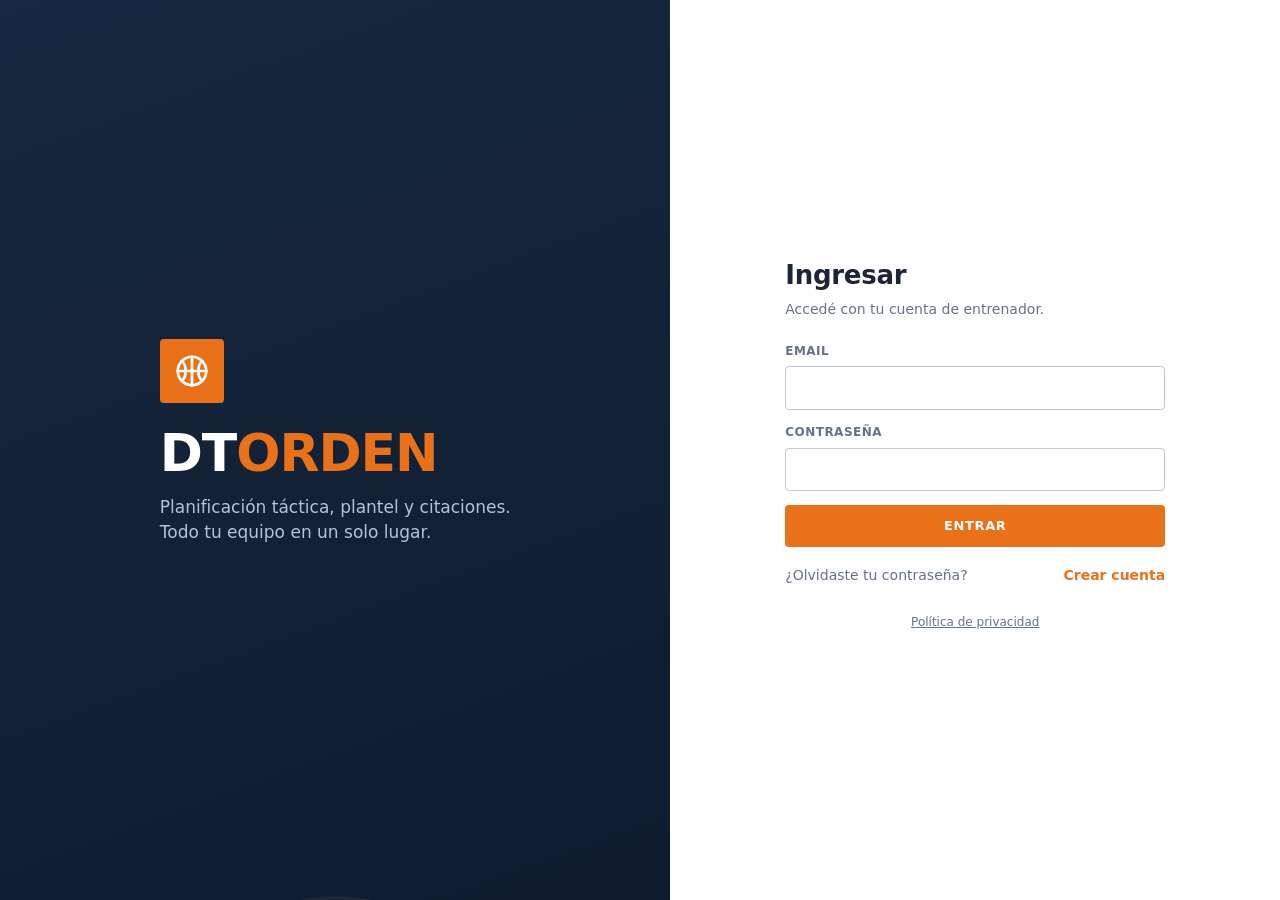
<file: index.html>
<!DOCTYPE html>
<html lang="es">
<head>
  <meta charset="utf-8">
  <meta name="viewport" content="width=device-width, initial-scale=1, viewport-fit=cover">
  <title>DTORDEN Basquet</title>
  <meta name="description" content="Planificación de entrenamientos, plantel y citaciones para entrenadores de básquet.">
  <meta name="theme-color" content="#0f1b2d">
  <link rel="manifest" href="manifest.webmanifest">
  <link rel="icon" type="image/png" href="icons/icon-192.png">
  <link rel="apple-touch-icon" href="icons/icon-192.png">
  <meta name="mobile-web-app-capable" content="yes">
  <meta name="apple-mobile-web-app-capable" content="yes">
  <meta name="apple-mobile-web-app-status-bar-style" content="black-translucent">
  <link rel="stylesheet" href="css/styles.css">
</head>
<body>

  <!-- Íconos (SVG sprite) -->
  <svg width="0" height="0" style="position:absolute" aria-hidden="true">
    <defs>
      <symbol id="i-board" viewBox="0 0 24 24"><rect x="3" y="4" width="18" height="14" rx="1"/><path d="M8 21h8M12 18v3M7 9l3 3 4-4 3 3"/></symbol>
      <symbol id="i-users" viewBox="0 0 24 24"><circle cx="9" cy="8" r="3.5"/><path d="M2.5 20c0-3.6 2.9-6 6.5-6s6.5 2.4 6.5 6"/><path d="M16 4.6a3.5 3.5 0 0 1 0 6.8M18 14.3c2.1.7 3.5 2.8 3.5 5.7"/></symbol>
      <symbol id="i-trophy" viewBox="0 0 24 24"><path d="M7 4h10v5a5 5 0 0 1-10 0V4zM7 6H4v2a3 3 0 0 0 3 3M17 6h3v2a3 3 0 0 1-3 3M12 14v4M8 21h8M9 18h6"/></symbol>
      <symbol id="i-logout" viewBox="0 0 24 24"><path d="M15 4h4v16h-4M10 8l-4 4 4 4M6 12h11"/></symbol>
      <symbol id="i-save" viewBox="0 0 24 24"><path d="M5 3h11l4 4v14H4V3h1zM8 3v5h8V3M7 13h10v8H7z"/></symbol>
      <symbol id="i-trash" viewBox="0 0 24 24"><path d="M4 7h16M10 11v6M14 11v6M6 7l1 13h10l1-13M9 7V4h6v3"/></symbol>
      <symbol id="i-folder" viewBox="0 0 24 24"><path d="M3 6h7l2 2h9v11H3z"/></symbol>
      <symbol id="i-download" viewBox="0 0 24 24"><path d="M12 4v11M7 10l5 5 5-5M4 20h16"/></symbol>
      <symbol id="i-plus" viewBox="0 0 24 24"><path d="M12 5v14M5 12h14"/></symbol>
      <symbol id="i-check" viewBox="0 0 24 24"><path d="M5 12.5l4.5 4.5L19 7.5"/></symbol>
      <symbol id="i-copy" viewBox="0 0 24 24"><rect x="8" y="8" width="12" height="12" rx="1"/><path d="M16 8V4H4v12h4"/></symbol>
      <symbol id="i-share" viewBox="0 0 24 24"><circle cx="18" cy="5" r="2.5"/><circle cx="6" cy="12" r="2.5"/><circle cx="18" cy="19" r="2.5"/><path d="M8.2 10.8l7.6-4.4M8.2 13.2l7.6 4.4"/></symbol>
      <symbol id="i-reset" viewBox="0 0 24 24"><path d="M4 12a8 8 0 1 0 2.4-5.7M4 4v4h4"/></symbol>
      <symbol id="i-undo" viewBox="0 0 24 24"><path d="M9 7L4 12l5 5M4 12h11a5 5 0 0 1 0 10h-3"/></symbol>
      <symbol id="i-eraser" viewBox="0 0 24 24"><path d="M15 4l6 6-9 9H6l-3-3z"/><path d="M9 10l6 6M12 19h9"/></symbol>
      <symbol id="i-list" viewBox="0 0 24 24"><path d="M9 6h11M9 12h11M9 18h11M4 6h.01M4 12h.01M4 18h.01"/></symbol>
      <symbol id="i-x" viewBox="0 0 24 24"><path d="M6 6l12 12M18 6L6 18"/></symbol>
      <symbol id="i-ball" viewBox="0 0 24 24"><circle cx="12" cy="12" r="9"/><path d="M3 12h18M12 3v18M5.6 5.6c3.2 3.2 3.2 9.6 0 12.8M18.4 5.6c-3.2 3.2-3.2 9.6 0 12.8"/></symbol>
    </defs>
  </svg>

  <div id="progress" class="progress" hidden></div>

  <!-- ============ PANTALLA DE CARGA ============ -->
  <div id="splash" class="splash">
    <svg class="splash-logo"><use href="#i-ball"/></svg>
  </div>

  <!-- ============ ACCESO ============ -->
  <section id="auth" class="auth" hidden>
    <div class="auth-brand">
      <div class="auth-brand-inner">
        <div class="logo-mark"><svg><use href="#i-ball"/></svg></div>
        <h1 class="wordmark">DT<span>ORDEN</span></h1>
        <p class="tagline">Planificación táctica, plantel y citaciones.<br>Todo tu equipo en un solo lugar.</p>
      </div>
    </div>

    <div class="auth-panel">
      <!-- Login -->
      <form id="form_login" class="auth-form" autocomplete="on">
        <h2>Ingresar</h2>
        <p class="muted">Accedé con tu cuenta de entrenador.</p>
        <label class="field"><span>Email</span><input type="email" id="login_user" autocomplete="username" required></label>
        <label class="field"><span>Contraseña</span><input type="password" id="login_pass" autocomplete="current-password" required></label>
        <button type="submit" class="btn btn-primary btn-block">Entrar</button>
        <div class="auth-links">
          <a href="#" data-goto="form_recuperar">¿Olvidaste tu contraseña?</a>
          <a href="#" data-goto="form_registro" class="strong">Crear cuenta</a>
        </div>
        <p class="legal"><a href="privacidad.html" target="_blank" rel="noopener">Política de privacidad</a></p>
      </form>

      <!-- Registro -->
      <form id="form_registro" class="auth-form" hidden>
        <h2>Nuevo entrenador</h2>
        <p class="muted">Completá tus datos para crear la cuenta.</p>
        <label class="field"><span>Nombre y apellido</span><input type="text" id="reg_nombre" autocomplete="name" required></label>
        <label class="field"><span>Email</span><input type="email" id="reg_email" autocomplete="email" required></label>
        <label class="field"><span>Contraseña (mín. 6 caracteres)</span><input type="password" id="reg_pass" autocomplete="new-password" minlength="6" required></label>
        <button type="submit" class="btn btn-primary btn-block">Crear cuenta</button>
        <div class="auth-links"><a href="#" data-goto="form_login">Volver a ingresar</a></div>
        <p class="legal">Al crear la cuenta aceptás la <a href="privacidad.html" target="_blank" rel="noopener">política de privacidad</a>.</p>
      </form>

      <!-- Recuperar -->
      <form id="form_recuperar" class="auth-form" hidden>
        <h2>Recuperar contraseña</h2>
        <p class="muted">Te enviamos un código de 6 dígitos a tu email.</p>
        <label class="field"><span>Email registrado</span><input type="email" id="recu_email" required></label>
        <div id="recu_paso2" hidden>
          <label class="field"><span>Código</span><input type="text" id="recu_codigo" inputmode="numeric" maxlength="6"></label>
          <label class="field"><span>Nueva contraseña</span><input type="password" id="recu_pass" autocomplete="new-password" minlength="6"></label>
        </div>
        <button type="submit" id="recu_btn" class="btn btn-primary btn-block">Enviar código</button>
        <div class="auth-links"><a href="#" data-goto="form_login">Volver a ingresar</a></div>
      </form>
    </div>
  </section>

  <!-- ============ APP ============ -->
  <section id="app" class="app" hidden>
    <header class="topbar">
      <div class="topbar-inner">
        <div class="brand"><svg><use href="#i-ball"/></svg><span>DT<b>ORDEN</b></span></div>
        <nav class="tabs" role="tablist">
          <button class="tab active" data-tab="pizarra" role="tab"><svg><use href="#i-board"/></svg><span>Pizarra</span></button>
          <button class="tab" data-tab="plantel" role="tab"><svg><use href="#i-users"/></svg><span>Plantel</span></button>
          <button class="tab" data-tab="citacion" role="tab"><svg><use href="#i-trophy"/></svg><span>Citación</span></button>
        </nav>
        <div class="user-box">
          <span class="user-name" id="user_name"></span>
          <button class="btn-icon" id="btn_cuenta" title="Mi cuenta"><svg><use href="#i-users"/></svg></button>
          <button class="btn-icon" id="btn_logout" title="Cerrar sesión"><svg><use href="#i-logout"/></svg></button>
        </div>
      </div>
    </header>

    <main class="main">
      <!-- ---------- PIZARRA ---------- -->
      <div id="view_pizarra" class="view active">
        <div class="page-head">
          <div>
            <h1>Planificación de entrenamiento</h1>
            <p class="muted">Dibujá hasta 7 ejercicios y generá el PDF para compartir.</p>
          </div>
          <div class="page-actions">
            <button class="btn btn-outline" id="btn_historial"><svg><use href="#i-folder"/></svg>Historial</button>
          </div>
        </div>

        <div class="card">
          <div class="grid-4">
            <label class="field span-4-md"><span>Título del entrenamiento</span><input type="text" id="plan_titulo"></label>
            <label class="field"><span>Día</span><input type="text" id="plan_dia" placeholder="Ej: Martes 12/11"></label>
            <label class="field"><span>Hora</span><input type="text" id="plan_hora" placeholder="Ej: 19:00"></label>
            <label class="field span-2"><span>Lugar</span><input type="text" id="plan_lugar"></label>
          </div>
        </div>

        <div id="contenedor_bloques"></div>

        <div class="card">
          <div class="grid-2">
            <label class="field"><span>Objetivos</span><textarea id="plan_objetivos" rows="4"></textarea></label>
            <label class="field"><span>Observaciones</span><textarea id="plan_observaciones" rows="4"></textarea></label>
          </div>
        </div>

        <div class="action-bar">
          <button class="btn btn-outline" id="btn_reset"><svg><use href="#i-reset"/></svg>Nuevo / Resetear</button>
          <a class="btn btn-success" id="link_pdf" target="_blank" rel="noopener" hidden><svg><use href="#i-download"/></svg>Descargar PDF</a>
          <button class="btn btn-primary" id="btn_guardar"><svg><use href="#i-save"/></svg>Guardar y generar PDF</button>
        </div>
      </div>

      <!-- ---------- PLANTEL ---------- -->
      <div id="view_plantel" class="view">
        <div class="page-head">
          <div>
            <h1>Plantel</h1>
            <p class="muted">Gestioná tus equipos, evaluá jugadores y tomá asistencia.</p>
          </div>
        </div>

        <div class="card toolbar-card">
          <label class="field grow"><span>Equipo</span>
            <select id="sel_equipo"><option value="">Seleccioná un equipo…</option></select>
          </label>
          <div class="btn-row">
            <button class="btn btn-outline" id="btn_nuevo_equipo"><svg><use href="#i-plus"/></svg>Nuevo equipo</button>
            <button class="btn btn-dark" id="btn_asistencia"><svg><use href="#i-check"/></svg>Tomar asistencia</button>
            <button class="btn btn-danger-outline" id="btn_del_equipo" title="Eliminar equipo"><svg><use href="#i-trash"/></svg></button>
          </div>
        </div>

        <div id="lista_jugadores" class="players-grid"></div>
        <div id="plantel_vacio" class="empty">Seleccioná o creá un equipo para ver sus jugadores.</div>

        <button class="btn btn-primary btn-block" id="btn_agregar_jugador"><svg><use href="#i-plus"/></svg>Agregar jugador</button>
      </div>

      <!-- ---------- CITACIÓN ---------- -->
      <div id="view_citacion" class="view">
        <div class="page-head">
          <div>
            <h1>Citación de partido</h1>
            <p class="muted">Elegí 12 citados y hasta 6 reservas. El plantel aparece ordenado por media.</p>
          </div>
        </div>

        <div class="card">
          <div class="grid-4">
            <label class="field"><span>Equipo</span><select id="sel_equipo_cita"><option value="">Seleccioná un equipo…</option></select></label>
            <label class="field"><span>Fecha</span><input type="date" id="cita_fecha"></label>
            <label class="field"><span>Rival</span><input type="text" id="cita_rival"></label>
            <label class="field"><span>Lugar y dirección</span><input type="text" id="cita_lugar"></label>
          </div>
        </div>

        <div class="grid-2 cita-cols">
          <div class="card panel">
            <div class="panel-head">Plantel <small>ordenado por media</small></div>
            <div id="cita_disponibles" class="list"></div>
          </div>
          <div class="card panel">
            <div class="panel-head">Convocados
              <span class="counters"><span class="chip chip-green">Citados <b id="c_cita">0</b>/12</span><span class="chip chip-amber">Reservas <b id="c_res">0</b>/6</span></span>
            </div>
            <div id="cita_seleccionados" class="list"></div>
          </div>
        </div>

        <div class="action-bar">
          <button class="btn btn-primary" id="btn_generar_cita"><svg><use href="#i-list"/></svg>Generar listado</button>
        </div>
        <div id="cita_reporte" class="card report" hidden>
          <textarea id="reporte_cita_text" rows="14" readonly></textarea>
          <div class="btn-row">
            <button class="btn btn-outline" data-copy="reporte_cita_text"><svg><use href="#i-copy"/></svg>Copiar</button>
            <button class="btn btn-outline" data-share="reporte_cita_text"><svg><use href="#i-share"/></svg>Compartir</button>
            <button class="btn btn-dark" id="btn_txt_cita"><svg><use href="#i-download"/></svg>Descargar TXT</button>
          </div>
        </div>
      </div>
    </main>
  </section>

  <!-- ============ MODAL GENÉRICO ============ -->
  <div id="modal" class="modal" hidden>
    <div class="modal-box" role="dialog" aria-modal="true">
      <div class="modal-head"><h3 id="modal_title"></h3><button class="btn-icon dark" id="modal_close"><svg><use href="#i-x"/></svg></button></div>
      <div class="modal-body" id="modal_body"></div>
      <div class="modal-foot" id="modal_foot"></div>
    </div>
  </div>

  <div id="toasts" class="toasts"></div>

  <script src="js/config.js"></script>
  <script src="js/api.js"></script>
  <script src="js/pizarra.js"></script>
  <script src="js/app.js"></script>
</body>
</html>
</file>
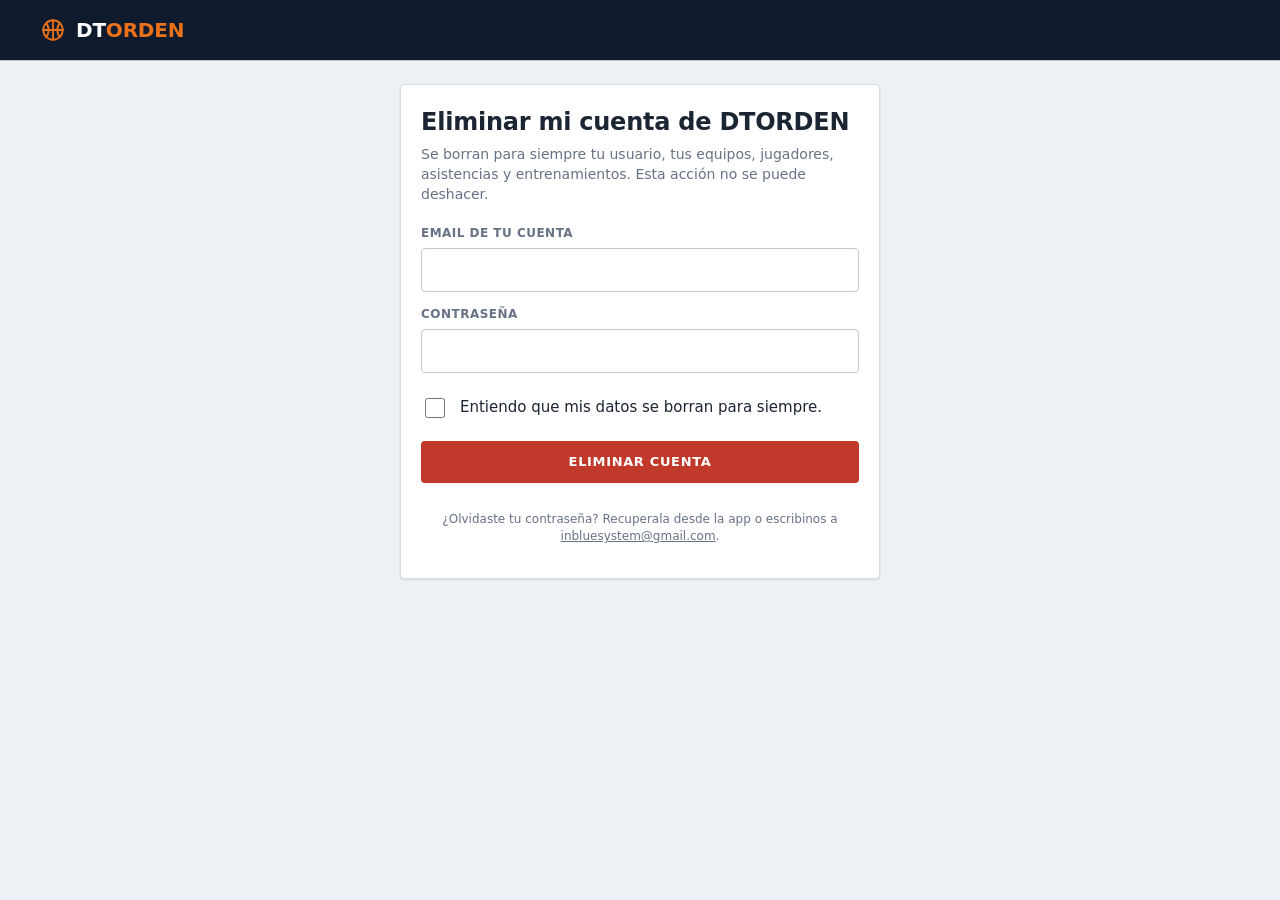
<file: eliminar-cuenta.html>
<!DOCTYPE html>
<html lang="es">
<head>
  <meta charset="utf-8">
  <meta name="viewport" content="width=device-width, initial-scale=1">
  <title>Eliminar cuenta · DTORDEN</title>
  <meta name="theme-color" content="#0f1b2d">
  <link rel="icon" type="image/png" href="icons/icon-192.png">
  <link rel="stylesheet" href="css/styles.css">
</head>
<body>
  <div id="progress" class="progress" hidden></div>
  <header class="topbar"><div class="topbar-inner"><div class="brand"><svg viewBox="0 0 24 24" style="width:26px;height:26px;fill:none;stroke:#e8711a;stroke-width:1.7"><circle cx="12" cy="12" r="9"/><path d="M3 12h18M12 3v18M5.6 5.6c3.2 3.2 3.2 9.6 0 12.8M18.4 5.6c-3.2 3.2-3.2 9.6 0 12.8"/></svg><span>DT<b>ORDEN</b></span></div></div></header>
  <main class="main" style="max-width:520px">
    <form id="f" class="card">
      <h1 style="font-size:24px">Eliminar mi cuenta de DTORDEN</h1>
      <p class="muted" style="margin-bottom:20px">Se borran para siempre tu usuario, tus equipos, jugadores, asistencias y entrenamientos. Esta acción no se puede deshacer.</p>
      <label class="field"><span>Email de tu cuenta</span><input type="email" id="e" required autocomplete="username"></label>
      <label class="field"><span>Contraseña</span><input type="password" id="p" required autocomplete="current-password"></label>
      <label class="check-row" style="padding:8px 0;border:0"><input type="checkbox" id="c" required><span style="font-weight:400">Entiendo que mis datos se borran para siempre.</span></label>
      <button class="btn btn-danger btn-block" type="submit" style="margin-top:12px">Eliminar cuenta</button>
      <p id="msg" style="margin-top:16px;font-weight:600"></p>
      <p class="legal">¿Olvidaste tu contraseña? Recuperala desde la app o escribinos a <a class="contacto" href="mailto:inbluesystem@gmail.com">inbluesystem@gmail.com</a>.</p>
    </form>
  </main>
  <script src="js/config.js"></script>
  <script src="js/api.js"></script>
  <script>
    document.getElementById("f").addEventListener("submit", async function (ev) {
      ev.preventDefault();
      var msg = document.getElementById("msg"), btn = this.querySelector("button");
      btn.disabled = true; msg.style.color = ""; msg.textContent = "Procesando…";
      try {
        var r = await api("eliminarCuenta", { usuario: document.getElementById("e").value.trim(), password: document.getElementById("p").value });
        msg.textContent = r.msg; msg.style.color = r.success ? "#17744a" : "#c0392b";
        if (r.success) { Sesion.borrar(); this.reset(); }
      } catch (err) { msg.textContent = err.message; msg.style.color = "#c0392b"; }
      btn.disabled = false;
    });
  </script>
</body>
</html>
</file>
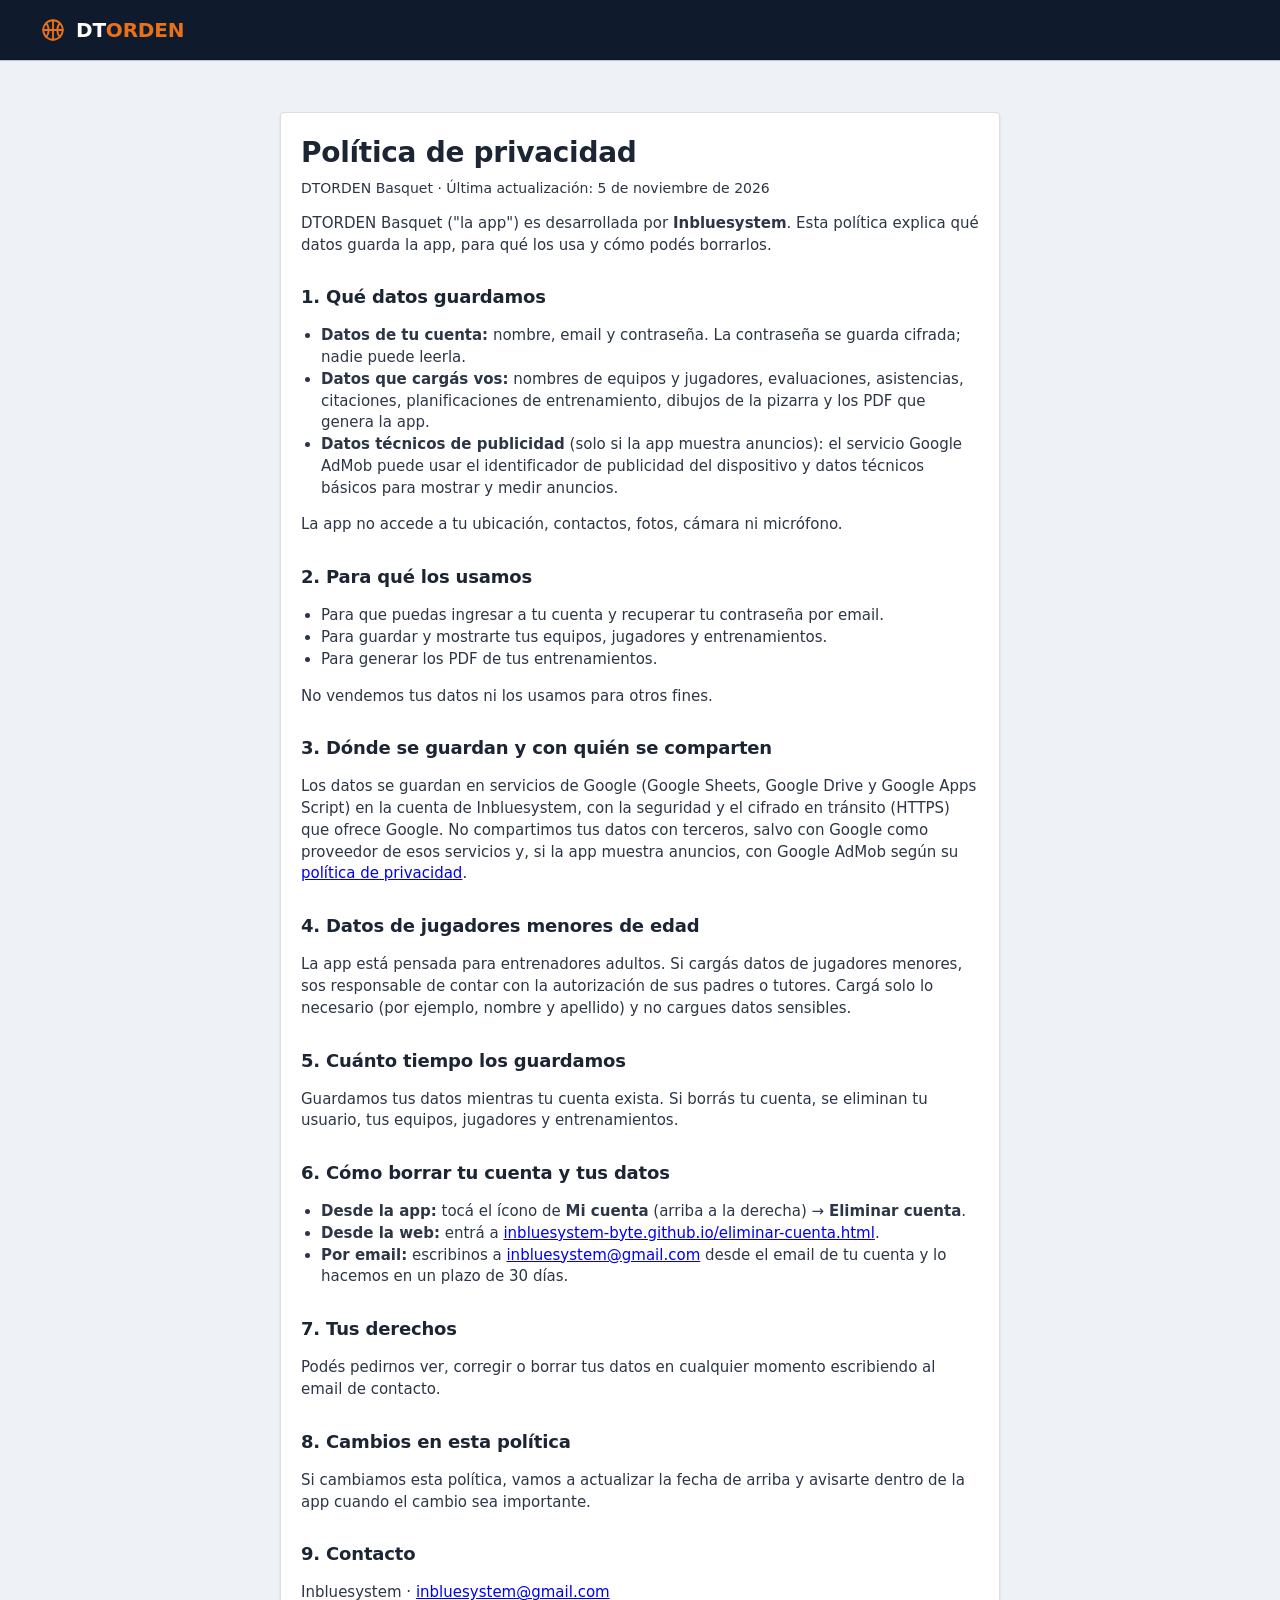
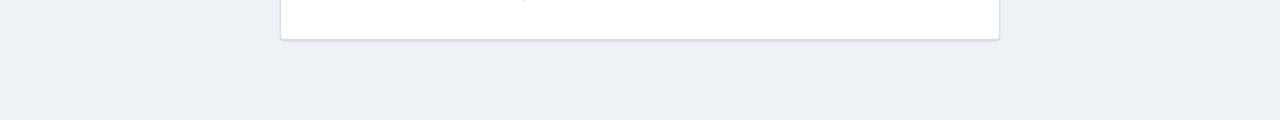
<file: privacidad.html>
<!DOCTYPE html>
<html lang="es">
<head>
  <meta charset="utf-8">
  <meta name="viewport" content="width=device-width, initial-scale=1">
  <title>Política de privacidad · DTORDEN</title>
  <meta name="theme-color" content="#0f1b2d">
  <link rel="icon" type="image/png" href="icons/icon-192.png">
  <link rel="stylesheet" href="css/styles.css">
  <style>
    .doc { max-width: 760px; margin: 0 auto; padding: 32px 20px 64px; }
    .doc h1 { font-size: 28px; margin-bottom: 4px; }
    .doc h2 { font-size: 18px; margin: 28px 0 8px; }
    .doc p, .doc li { color: #2c3646; }
    .doc ul { padding-left: 20px; }
    .doc .card { margin-top: 20px; }
  </style>
</head>
<body>
  <header class="topbar"><div class="topbar-inner"><div class="brand"><svg viewBox="0 0 24 24" style="width:26px;height:26px;fill:none;stroke:#e8711a;stroke-width:1.7"><circle cx="12" cy="12" r="9"/><path d="M3 12h18M12 3v18M5.6 5.6c3.2 3.2 3.2 9.6 0 12.8M18.4 5.6c-3.2 3.2-3.2 9.6 0 12.8"/></svg><span>DT<b>ORDEN</b></span></div></div></header>
  <main class="doc">
    <div class="card">
      <h1>Política de privacidad</h1>
      <p class="muted">DTORDEN Basquet · Última actualización: 5 de noviembre de 2026</p>

      <p>DTORDEN Basquet ("la app") es desarrollada por <b>Inbluesystem</b>. Esta política explica qué datos guarda la app, para qué los usa y cómo podés borrarlos.</p>

      <h2>1. Qué datos guardamos</h2>
      <ul>
        <li><b>Datos de tu cuenta:</b> nombre, email y contraseña. La contraseña se guarda cifrada; nadie puede leerla.</li>
        <li><b>Datos que cargás vos:</b> nombres de equipos y jugadores, evaluaciones, asistencias, citaciones, planificaciones de entrenamiento, dibujos de la pizarra y los PDF que genera la app.</li>
        <li><b>Datos técnicos de publicidad</b> (solo si la app muestra anuncios): el servicio Google AdMob puede usar el identificador de publicidad del dispositivo y datos técnicos básicos para mostrar y medir anuncios.</li>
      </ul>
      <p>La app no accede a tu ubicación, contactos, fotos, cámara ni micrófono.</p>

      <h2>2. Para qué los usamos</h2>
      <ul>
        <li>Para que puedas ingresar a tu cuenta y recuperar tu contraseña por email.</li>
        <li>Para guardar y mostrarte tus equipos, jugadores y entrenamientos.</li>
        <li>Para generar los PDF de tus entrenamientos.</li>
      </ul>
      <p>No vendemos tus datos ni los usamos para otros fines.</p>

      <h2>3. Dónde se guardan y con quién se comparten</h2>
      <p>Los datos se guardan en servicios de Google (Google Sheets, Google Drive y Google Apps Script) en la cuenta de Inbluesystem, con la seguridad y el cifrado en tránsito (HTTPS) que ofrece Google. No compartimos tus datos con terceros, salvo con Google como proveedor de esos servicios y, si la app muestra anuncios, con Google AdMob según su <a href="https://policies.google.com/privacy" target="_blank" rel="noopener">política de privacidad</a>.</p>

      <h2>4. Datos de jugadores menores de edad</h2>
      <p>La app está pensada para entrenadores adultos. Si cargás datos de jugadores menores, sos responsable de contar con la autorización de sus padres o tutores. Cargá solo lo necesario (por ejemplo, nombre y apellido) y no cargues datos sensibles.</p>

      <h2>5. Cuánto tiempo los guardamos</h2>
      <p>Guardamos tus datos mientras tu cuenta exista. Si borrás tu cuenta, se eliminan tu usuario, tus equipos, jugadores y entrenamientos.</p>

      <h2>6. Cómo borrar tu cuenta y tus datos</h2>
      <ul>
        <li><b>Desde la app:</b> tocá el ícono de <b>Mi cuenta</b> (arriba a la derecha) → <b>Eliminar cuenta</b>.</li>
        <li><b>Desde la web:</b> entrá a <a href="eliminar-cuenta.html">inbluesystem-byte.github.io/eliminar-cuenta.html</a>.</li>
        <li><b>Por email:</b> escribinos a <a class="contacto" href="mailto:inbluesystem@gmail.com">inbluesystem@gmail.com</a> desde el email de tu cuenta y lo hacemos en un plazo de 30 días.</li>
      </ul>

      <h2>7. Tus derechos</h2>
      <p>Podés pedirnos ver, corregir o borrar tus datos en cualquier momento escribiendo al email de contacto.</p>

      <h2>8. Cambios en esta política</h2>
      <p>Si cambiamos esta política, vamos a actualizar la fecha de arriba y avisarte dentro de la app cuando el cambio sea importante.</p>

      <h2>9. Contacto</h2>
      <p>Inbluesystem · <a class="contacto" href="mailto:inbluesystem@gmail.com">inbluesystem@gmail.com</a></p>
    </div>
  </main>
</body>
</html>
</file>
<file: css/styles.css>
/* =========================================================
   DTORDEN — estilos
   Para cambiar colores, tocá las variables de :root
   ========================================================= */
:root {
  --navy: #0f1b2d;
  --navy-2: #172840;
  --navy-3: #22385a;
  --accent: #e8711a;
  --accent-dark: #c95e0f;
  --accent-soft: #fdf0e6;
  --green: #1e8e5a;
  --green-dark: #17744a;
  --red: #c0392b;
  --amber: #d4a017;
  --bg: #eef1f5;
  --surface: #ffffff;
  --border: #d9dee6;
  --border-strong: #c3cad5;
  --text: #1c2533;
  --muted: #667285;
  --radius: 4px;
  --shadow: 0 1px 2px rgba(15, 27, 45, .06), 0 1px 3px rgba(15, 27, 45, .08);
  --font: "Inter", "Segoe UI", system-ui, -apple-system, Roboto, "Helvetica Neue", Arial, sans-serif;
}

* { box-sizing: border-box; }
html, body { margin: 0; padding: 0; }
body {
  font-family: var(--font);
  font-size: 15px;
  line-height: 1.45;
  color: var(--text);
  background: var(--bg);
  -webkit-font-smoothing: antialiased;
}
[hidden] { display: none !important; }
h1, h2, h3 { margin: 0; font-weight: 700; letter-spacing: -.01em; }
.muted { color: var(--muted); margin: 4px 0 0; font-size: 14px; }
svg { width: 18px; height: 18px; fill: none; stroke: currentColor; stroke-width: 2; stroke-linecap: round; stroke-linejoin: round; flex-shrink: 0; }

/* ---------- Formularios ---------- */
.field { display: flex; flex-direction: column; gap: 6px; margin-bottom: 14px; min-width: 0; }
.field > span { font-size: 12px; font-weight: 600; text-transform: uppercase; letter-spacing: .04em; color: var(--muted); }
input, select, textarea {
  width: 100%;
  font: inherit;
  color: var(--text);
  background: #fff;
  border: 1px solid var(--border-strong);
  border-radius: var(--radius);
  padding: 10px 12px;
  min-height: 42px;
  transition: border-color .15s, box-shadow .15s;
}
textarea { resize: vertical; min-height: 90px; }
input:focus, select:focus, textarea:focus { outline: none; border-color: var(--accent); box-shadow: 0 0 0 3px rgba(232, 113, 26, .18); }
input[type=range] { padding: 0; min-height: 0; border: 0; box-shadow: none; accent-color: var(--accent); }

/* ---------- Botones ---------- */
.btn {
  display: inline-flex; align-items: center; justify-content: center; gap: 8px;
  height: 42px; padding: 0 18px;
  font: inherit; font-size: 13px; font-weight: 700; letter-spacing: .05em; text-transform: uppercase;
  border: 1px solid transparent; border-radius: var(--radius);
  cursor: pointer; text-decoration: none; white-space: nowrap;
  transition: background .15s, border-color .15s, color .15s, transform .05s;
}
.btn:active { transform: translateY(1px); }
.btn:disabled { opacity: .55; cursor: progress; }
.btn-block { width: 100%; }
.btn-primary { background: var(--accent); color: #fff; }
.btn-primary:hover { background: var(--accent-dark); }
.btn-dark { background: var(--navy); color: #fff; }
.btn-dark:hover { background: var(--navy-3); }
.btn-success { background: var(--green); color: #fff; }
.btn-success:hover { background: var(--green-dark); }
.btn-danger { background: var(--red); color: #fff; }
.btn-outline { background: #fff; color: var(--text); border-color: var(--border-strong); }
.btn-outline:hover { border-color: var(--navy); }
.btn-danger-outline { background: #fff; color: var(--red); border-color: #e3b5b0; padding: 0 12px; }
.btn-danger-outline:hover { background: #fbeeec; }
.btn-sm { height: 32px; padding: 0 10px; font-size: 11px; gap: 6px; }
.btn-sm svg { width: 15px; height: 15px; }
.btn-icon {
  display: inline-grid; place-items: center; width: 38px; height: 38px;
  border: 1px solid rgba(255,255,255,.18); border-radius: var(--radius);
  background: transparent; color: #fff; cursor: pointer;
}
.btn-icon:hover { background: rgba(255,255,255,.08); }
.btn-icon.dark { color: var(--text); border-color: var(--border); }
.btn-icon.dark:hover { background: var(--bg); }
.btn-row { display: flex; gap: 8px; flex-wrap: wrap; }

/* ---------- Splash / progreso ---------- */
.splash { position: fixed; inset: 0; display: grid; place-items: center; background: var(--navy); z-index: 50; }
.splash-logo { width: 56px; height: 56px; color: var(--accent); stroke-width: 1.6; animation: spin 1.2s linear infinite; }
@keyframes spin { to { transform: rotate(360deg); } }
.progress { position: fixed; top: 0; left: 0; right: 0; height: 3px; z-index: 100; overflow: hidden; background: rgba(232,113,26,.2); }
.progress::after { content: ""; position: absolute; top: 0; bottom: 0; width: 35%; background: var(--accent); animation: bar 1s ease-in-out infinite; }
@keyframes bar { from { left: -35%; } to { left: 100%; } }

/* ---------- Acceso ---------- */
.auth { min-height: 100vh; display: grid; grid-template-columns: 1.1fr 1fr; }
.auth-brand {
  background:
    radial-gradient(circle at 50% 120%, transparent 0 180px, rgba(255,255,255,.06) 181px 183px, transparent 184px),
    linear-gradient(160deg, var(--navy-2), var(--navy));
  color: #fff; display: flex; align-items: center; justify-content: center; padding: 48px;
}
.auth-brand-inner { max-width: 420px; }
.logo-mark { width: 64px; height: 64px; display: grid; place-items: center; background: var(--accent); border-radius: var(--radius); margin-bottom: 24px; }
.logo-mark svg { width: 38px; height: 38px; color: #fff; stroke-width: 1.7; }
.wordmark { font-size: 52px; font-weight: 800; letter-spacing: -.02em; line-height: 1; }
.wordmark span { color: var(--accent); }
.tagline { color: #b7c2d3; font-size: 17px; margin-top: 16px; }
.auth-panel { display: flex; align-items: center; justify-content: center; padding: 32px 20px; background: var(--surface); }
.auth-form { width: 100%; max-width: 380px; }
.auth-form h2 { font-size: 26px; }
.auth-form .muted { margin-bottom: 24px; }
.auth-links { display: flex; justify-content: space-between; gap: 12px; margin-top: 18px; font-size: 14px; flex-wrap: wrap; }
.auth-links a { color: var(--muted); text-decoration: none; }
.auth-links a:hover { color: var(--text); text-decoration: underline; }
.auth-links a.strong { color: var(--accent); font-weight: 700; }

.legal { margin-top: 28px; font-size: 12px; color: var(--muted); text-align: center; }
.legal a { color: var(--muted); }

/* ---------- Barra superior ---------- */
.topbar { background: var(--navy); color: #fff; position: sticky; top: 0; z-index: 20; box-shadow: 0 1px 0 rgba(0,0,0,.2); }
.topbar-inner { max-width: 1240px; margin: 0 auto; padding: 0 20px; height: 60px; display: flex; align-items: center; gap: 24px; }
.brand { display: flex; align-items: center; gap: 10px; font-size: 20px; font-weight: 800; letter-spacing: -.01em; }
.brand svg { width: 26px; height: 26px; color: var(--accent); stroke-width: 1.7; }
.brand b { color: var(--accent); }
.tabs { display: flex; height: 100%; flex: 1; }
.tab {
  display: flex; align-items: center; gap: 8px; height: 100%; padding: 0 18px;
  background: none; border: 0; border-bottom: 3px solid transparent; border-top: 3px solid transparent;
  color: #aab6c8; font: inherit; font-size: 13px; font-weight: 700; letter-spacing: .06em; text-transform: uppercase; cursor: pointer;
}
.tab:hover { color: #fff; background: rgba(255,255,255,.04); }
.tab.active { color: #fff; border-bottom-color: var(--accent); }
.user-box { display: flex; align-items: center; gap: 12px; }
.user-name { font-size: 14px; color: #cdd6e3; max-width: 200px; overflow: hidden; text-overflow: ellipsis; white-space: nowrap; }

/* ---------- Contenido ---------- */
.main { max-width: 1240px; margin: 0 auto; padding: 24px 20px 48px; }
.view { display: none; }
.view.active { display: block; }
.page-head { display: flex; justify-content: space-between; align-items: flex-end; gap: 16px; margin-bottom: 18px; flex-wrap: wrap; }
.page-head h1 { font-size: 24px; }
.page-actions { display: flex; gap: 8px; }
.card { background: var(--surface); border: 1px solid var(--border); border-radius: var(--radius); box-shadow: var(--shadow); padding: 20px; margin-bottom: 16px; }
.card .field:last-child { margin-bottom: 0; }
.grid-2 { display: grid; grid-template-columns: 1fr 1fr; gap: 0 16px; }
.grid-4 { display: grid; grid-template-columns: repeat(4, 1fr); gap: 0 16px; }
.grid-4 .span-4-md { grid-column: 1 / -1; }
.grid-4 .span-2 { grid-column: span 2; }
.grid-2 .field, .grid-4 .field { margin-bottom: 14px; }
.action-bar { display: flex; justify-content: flex-end; gap: 10px; flex-wrap: wrap; margin: 8px 0 16px; }
.empty { text-align: center; color: var(--muted); padding: 40px 16px; border: 1px dashed var(--border-strong); border-radius: var(--radius); background: rgba(255,255,255,.5); margin-bottom: 16px; }

/* ---------- Pizarra ---------- */
.ejercicio { display: grid; grid-template-columns: 380px 1fr; gap: 0; padding: 0; overflow: hidden; }
.ej-board { padding: 16px; border-right: 1px solid var(--border); background: #fafbfc; }
.ej-head { display: flex; align-items: center; justify-content: space-between; margin-bottom: 10px; }
.ej-num { display: flex; align-items: center; gap: 10px; font-weight: 700; }
.ej-num b { display: inline-grid; place-items: center; width: 28px; height: 28px; background: var(--navy); color: #fff; border-radius: var(--radius); font-size: 13px; }
.ej-tag { font-size: 11px; font-weight: 700; text-transform: uppercase; letter-spacing: .05em; color: var(--muted); border: 1px solid var(--border); padding: 3px 8px; border-radius: var(--radius); background: #fff; }
.tools { display: grid; grid-template-columns: repeat(6, 1fr); gap: 4px; margin-bottom: 10px; }
.tool {
  height: 34px; display: grid; place-items: center;
  font: inherit; font-size: 13px; font-weight: 700; color: var(--text);
  background: #fff; border: 1px solid var(--border-strong); border-radius: var(--radius); cursor: pointer;
}
.tool:hover { border-color: var(--navy); }
.tool.active { background: var(--navy); border-color: var(--navy); color: #fff; }
.tool .dot { width: 12px; height: 12px; border-radius: 50%; background: var(--accent); }
.tool .tri { width: 0; height: 0; border-left: 7px solid transparent; border-right: 7px solid transparent; border-bottom: 12px solid #27ae60; }
.tool.x { color: #d0021b; } .tool.o { color: #1f5fd1; }
.tool.active.x, .tool.active.o { color: #fff; }
.canvas-wrap { border: 1px solid var(--border-strong); border-radius: var(--radius); background: #fff; overflow: hidden; }
canvas { display: block; width: 100%; height: auto; touch-action: none; cursor: crosshair; }
.ej-board .btn-row { margin-top: 10px; }
.ej-board .btn-row .btn { flex: 1; }
.ej-text { padding: 16px; display: flex; flex-direction: column; }
.ej-text .field { flex: 1; margin: 0; }
.ej-text textarea { flex: 1; min-height: 180px; }

/* ---------- Plantel ---------- */
.toolbar-card { display: flex; gap: 16px; align-items: flex-end; flex-wrap: wrap; }
.toolbar-card .field { margin: 0; }
.grow { flex: 1; min-width: 220px; }
.players-grid { display: grid; grid-template-columns: repeat(auto-fill, minmax(340px, 1fr)); gap: 16px; margin-bottom: 16px; }
.player { margin: 0; padding: 0; display: flex; flex-direction: column; }
.player-head { display: flex; align-items: center; justify-content: space-between; gap: 12px; padding: 14px 16px; border-bottom: 1px solid var(--border); }
.player-name { font-weight: 700; font-size: 16px; overflow: hidden; text-overflow: ellipsis; white-space: nowrap; }
.media { display: flex; flex-direction: column; align-items: flex-end; }
.media small { font-size: 10px; text-transform: uppercase; letter-spacing: .06em; color: var(--muted); font-weight: 700; }
.media b { font-size: 20px; line-height: 1; color: var(--accent); font-variant-numeric: tabular-nums; }
.stats { display: grid; grid-template-columns: 1fr 1fr; gap: 6px 16px; padding: 14px 16px; }
.stat label { display: flex; justify-content: space-between; font-size: 12px; color: var(--muted); }
.stat label b { color: var(--text); font-variant-numeric: tabular-nums; }
.stat input { width: 100%; height: 18px; }
.player-foot { margin-top: auto; display: flex; align-items: center; justify-content: space-between; gap: 10px; padding: 12px 16px; background: #fafbfc; border-top: 1px solid var(--border); }
.attendance { font-size: 13px; color: var(--muted); }
.attendance b { color: var(--text); }
.bar { height: 4px; background: var(--border); border-radius: 2px; margin-top: 4px; width: 120px; overflow: hidden; }
.bar i { display: block; height: 100%; background: var(--green); }
.player.dirty { border-color: var(--accent); }
.player.dirty .player-foot .btn-success { box-shadow: 0 0 0 3px rgba(30,142,90,.2); }

/* ---------- Citación ---------- */
.cita-cols .card { margin-bottom: 16px; }
.panel { padding: 0; }
.panel-head { display: flex; justify-content: space-between; align-items: center; gap: 10px; flex-wrap: wrap; padding: 12px 16px; border-bottom: 1px solid var(--border); font-weight: 700; font-size: 13px; text-transform: uppercase; letter-spacing: .05em; }
.panel-head small { color: var(--muted); font-weight: 600; text-transform: none; letter-spacing: 0; }
.counters { display: flex; gap: 6px; }
.chip { font-size: 11px; padding: 3px 8px; border-radius: var(--radius); font-weight: 700; letter-spacing: .02em; }
.chip-green { background: #e3f4ec; color: var(--green-dark); }
.chip-amber { background: #fbf2d8; color: #8a6a07; }
.list { max-height: 460px; overflow-y: auto; }
.list-empty { padding: 24px 16px; color: var(--muted); text-align: center; font-size: 14px; }
.row { display: flex; align-items: center; gap: 10px; padding: 10px 16px; border-bottom: 1px solid #edf0f4; }
.row:last-child { border-bottom: 0; }
.row-main { flex: 1; min-width: 0; }
.row-title { font-weight: 600; overflow: hidden; text-overflow: ellipsis; white-space: nowrap; }
.row-sub { font-size: 12px; color: var(--muted); }
.rank { width: 26px; font-size: 12px; font-weight: 700; color: var(--muted); font-variant-numeric: tabular-nums; }
.row.is-m { background: #f2faf6; } .row.is-r { background: #fdf9ec; }
.row .btn-sm.m { background: var(--green); color: #fff; }
.row .btn-sm.r { background: var(--amber); color: #1c2533; }
.row .btn-sm.q { background: #fff; color: var(--red); border-color: #e3b5b0; }
.report textarea { font-family: ui-monospace, "Cascadia Mono", Consolas, monospace; font-size: 13px; margin-bottom: 12px; background: #fafbfc; }
.badge-type { font-size: 10px; font-weight: 800; padding: 2px 6px; border-radius: 3px; letter-spacing: .04em; }
.badge-type.m { background: var(--green); color: #fff; } .badge-type.r { background: var(--amber); color: #1c2533; }

/* ---------- Modal ---------- */
.modal { position: fixed; inset: 0; background: rgba(15, 27, 45, .6); z-index: 60; display: flex; align-items: center; justify-content: center; padding: 16px; }
.modal-box { background: var(--surface); width: 100%; max-width: 560px; max-height: 88vh; display: flex; flex-direction: column; border-radius: var(--radius); box-shadow: 0 20px 50px rgba(0,0,0,.35); }
.modal-head { display: flex; align-items: center; justify-content: space-between; gap: 12px; padding: 16px 20px; border-bottom: 1px solid var(--border); }
.modal-head h3 { font-size: 18px; }
.modal-body { padding: 16px 20px; overflow-y: auto; }
.modal-body .list { max-height: none; border: 1px solid var(--border); border-radius: var(--radius); }
.modal-body p { margin: 0 0 12px; }
.modal-foot { display: flex; justify-content: flex-end; gap: 8px; padding: 14px 20px; border-top: 1px solid var(--border); flex-wrap: wrap; }
.modal-foot:empty { display: none; }
.check-row { display: flex; align-items: center; gap: 12px; padding: 12px 16px; border-bottom: 1px solid #edf0f4; cursor: pointer; user-select: none; }
.check-row:last-child { border-bottom: 0; }
.check-row input { width: 20px; height: 20px; min-height: 0; accent-color: var(--green); }
.check-row span { flex: 1; font-weight: 600; }
.check-all { display: flex; justify-content: space-between; align-items: center; margin-bottom: 8px; font-size: 13px; color: var(--muted); }

/* ---------- Toasts ---------- */
.toasts { position: fixed; bottom: 20px; left: 50%; transform: translateX(-50%); z-index: 120; display: flex; flex-direction: column; gap: 8px; width: min(440px, calc(100% - 32px)); }
.toast { background: var(--navy); color: #fff; padding: 12px 16px; border-radius: var(--radius); border-left: 4px solid var(--accent); box-shadow: 0 8px 24px rgba(0,0,0,.25); font-size: 14px; animation: up .2s ease-out; }
.toast.ok { border-left-color: #3ccf8e; }
.toast.err { border-left-color: #ff6b5b; }
@keyframes up { from { opacity: 0; transform: translateY(8px); } }

/* ---------- Responsive ---------- */
@media (max-width: 1000px) {
  .ejercicio { grid-template-columns: 1fr; }
  .ej-board { border-right: 0; border-bottom: 1px solid var(--border); }
  .ej-board .canvas-wrap, .ej-board .tools { max-width: 420px; margin-left: auto; margin-right: auto; }
  .ej-board .canvas-wrap { margin-bottom: 0; }
}
@media (max-width: 820px) {
  .auth { grid-template-columns: 1fr; }
  .auth-brand { padding: 40px 24px 32px; }
  .wordmark { font-size: 40px; }
  .tagline { font-size: 15px; }
  .grid-4 { grid-template-columns: 1fr 1fr; }
  .grid-2 { grid-template-columns: 1fr; }
  .topbar-inner { gap: 12px; padding: 0 12px; }
  .user-name { display: none; }
  /* pestañas abajo, estilo app móvil */
  .tabs { position: fixed; bottom: 0; left: 0; right: 0; height: calc(62px + env(safe-area-inset-bottom)); padding-bottom: env(safe-area-inset-bottom); background: var(--navy); border-top: 1px solid rgba(255,255,255,.08); z-index: 30; }
  .tab { flex: 1; flex-direction: column; justify-content: center; gap: 4px; font-size: 10px; padding: 0; border-bottom: 0; border-top: 3px solid transparent; }
  .tab.active { border-top-color: var(--accent); border-bottom-color: transparent; }
  .tab svg { width: 22px; height: 22px; }
  .topbar-inner { justify-content: space-between; }
  .main { padding: 16px 12px calc(90px + env(safe-area-inset-bottom)); }
  .page-head h1 { font-size: 20px; }
  .players-grid { grid-template-columns: 1fr; }
  .action-bar .btn { flex: 1; }
  .toasts { bottom: calc(80px + env(safe-area-inset-bottom)); }
}
@media (max-width: 480px) {
  .grid-4 .span-2 { grid-column: auto; }
  .grid-4 { grid-template-columns: 1fr; }
  .stats { grid-template-columns: 1fr 1fr; gap: 6px 12px; }
  .card { padding: 16px; }
  .toolbar-card .btn-row { width: 100%; }
  .toolbar-card .btn-row .btn:not(.btn-danger-outline) { flex: 1; padding: 0 10px; }
}
</file>
